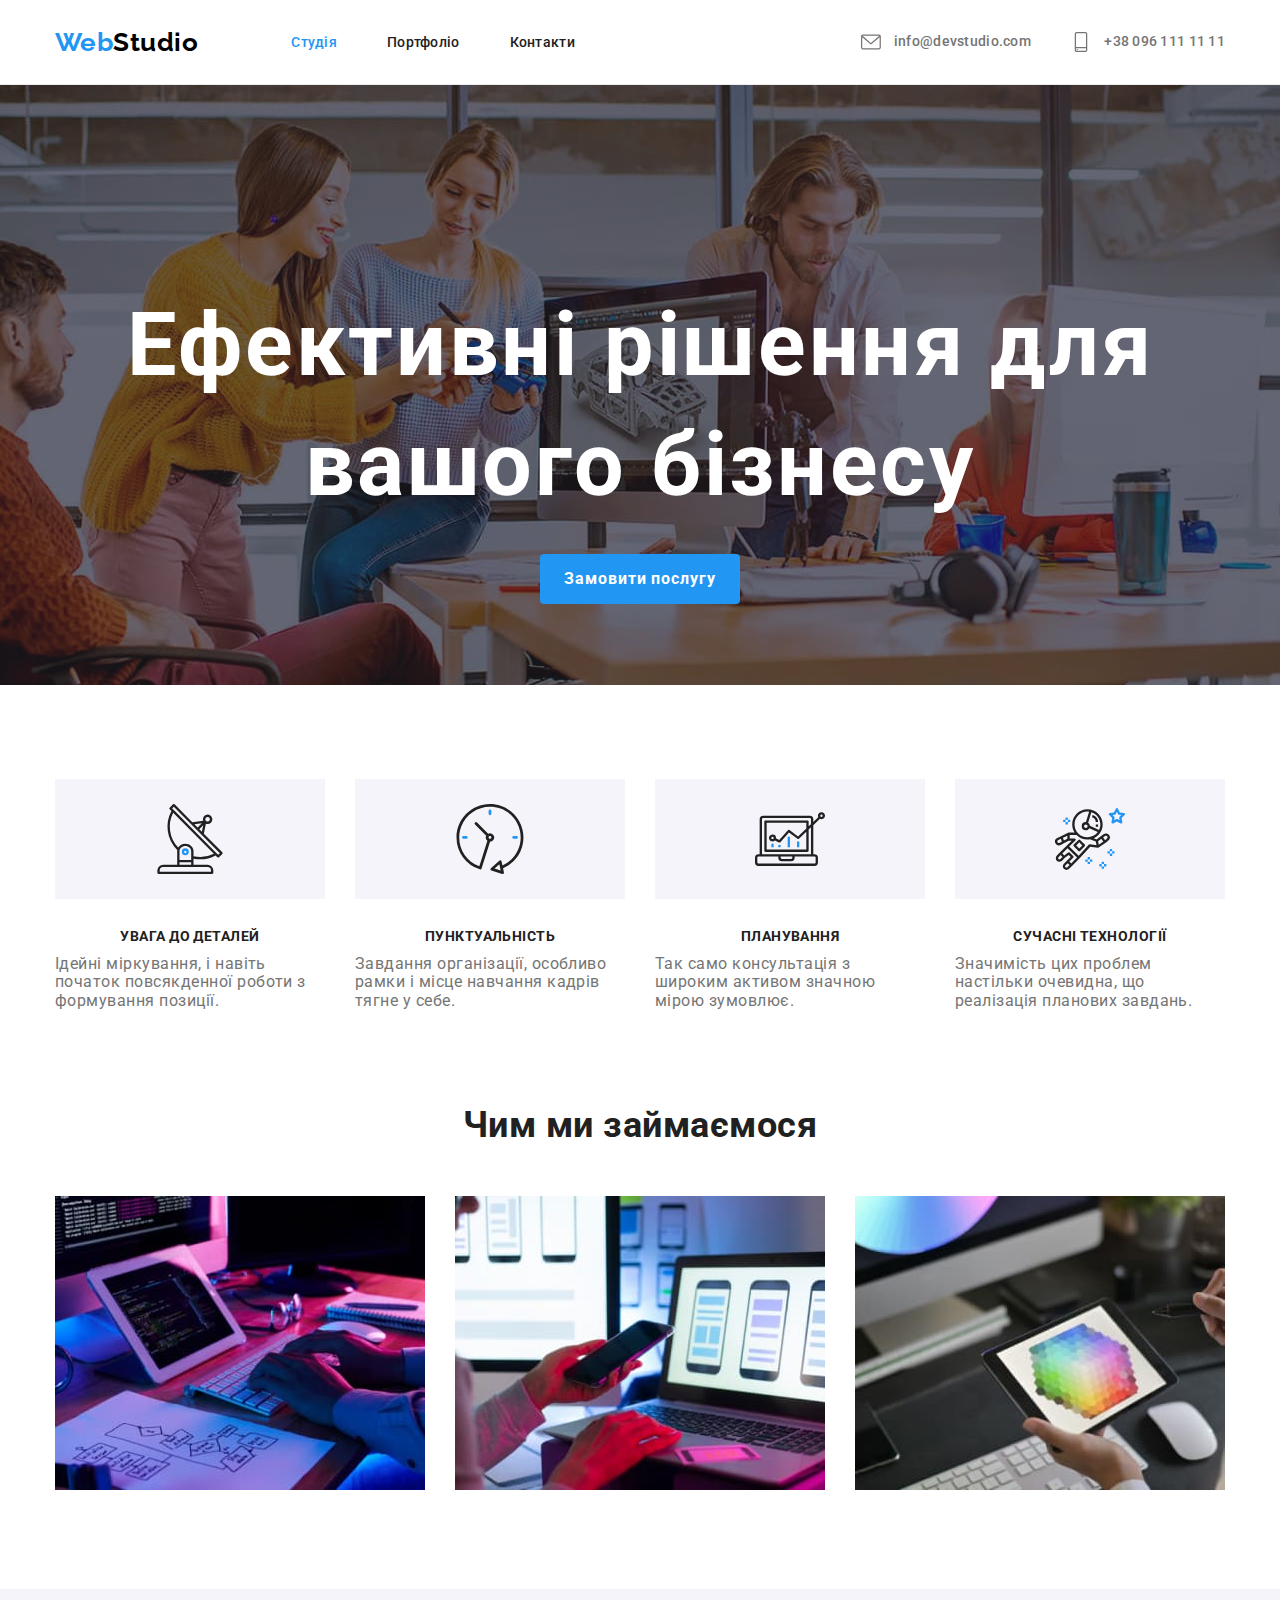
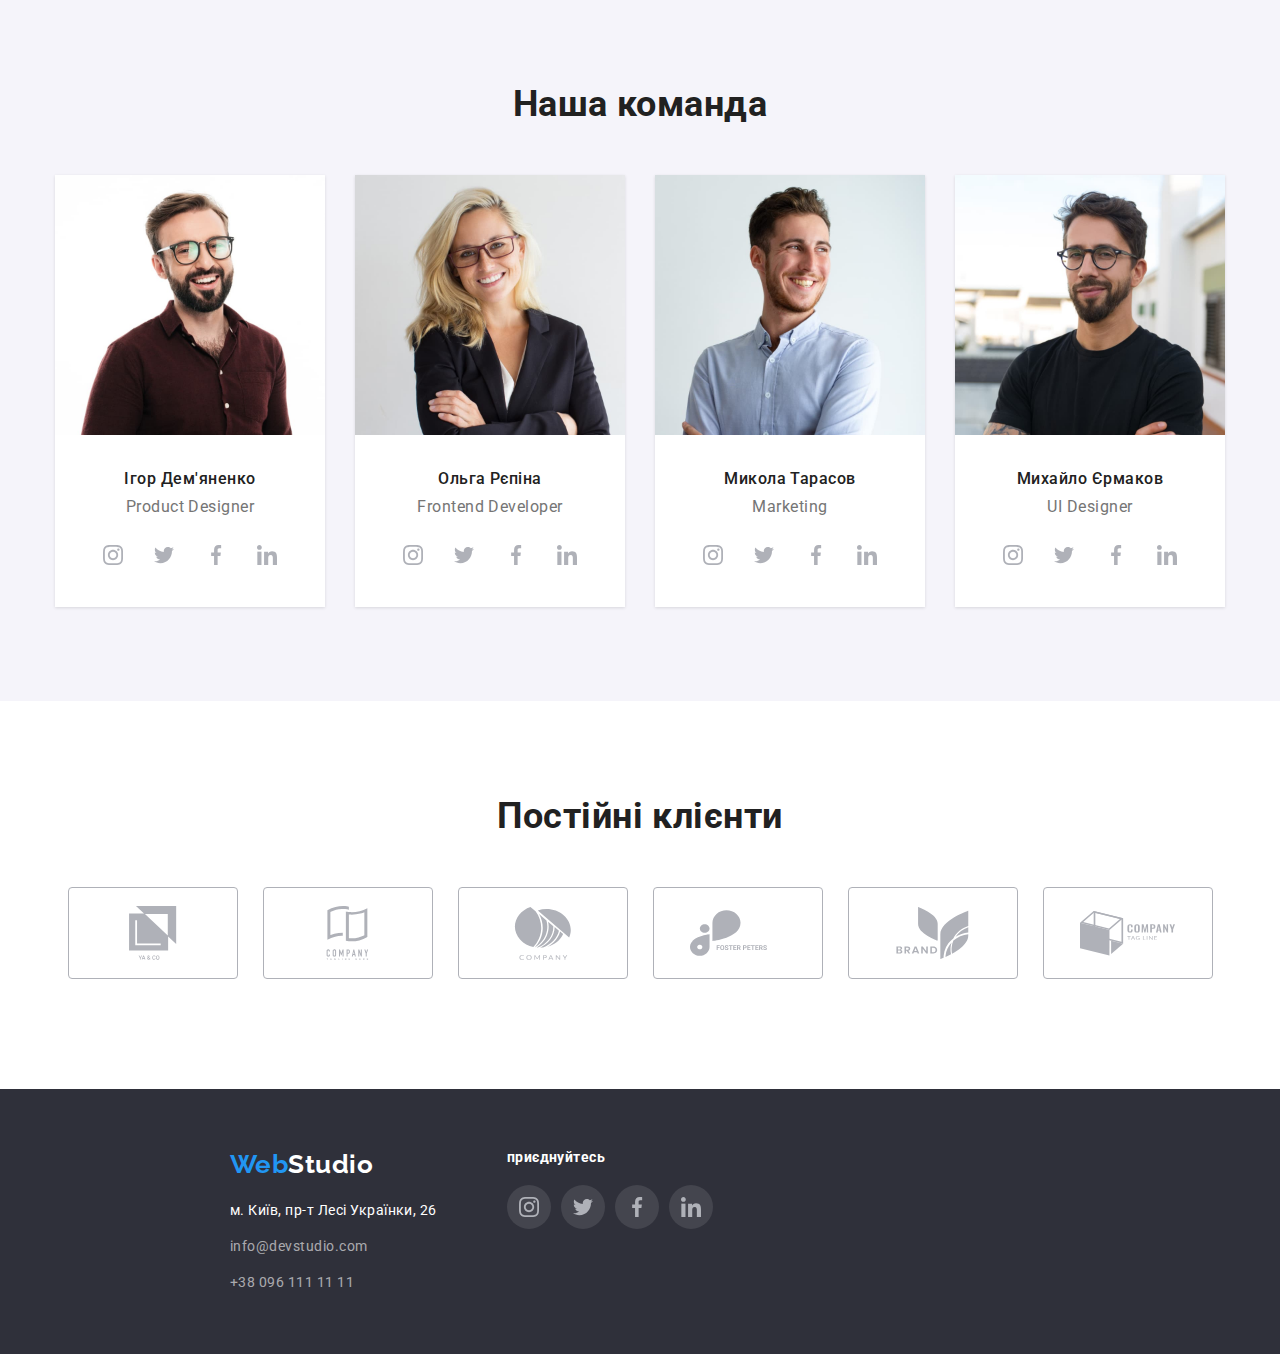
<file: index.html>
<!DOCTYPE html>
<html lang="uk">
  <head>
    <meta charset="UTF-8" />
    <meta name="viewport" content="width=device-width, initial-scale=1.0" />
    <title>home work 2</title>
    <link
      href="https://fonts.googleapis.com/css2?family=Raleway:wght@700&family=Roboto:wght@400;500;700;900&display=swap"
      rel="stylesheet"
    />
    <link
      rel="stylesheet"
      href="https://cdnjs.cloudflare.com/ajax/libs/modern-normalize/2.0.0/modern-normalize.min.css"
    />
    <link rel="stylesheet" href="./css/styles.css" />
  </head>
  <body>
    <header class="header">
      <div class="container">
        <nav class="site-nav">
          <a href="./index.html" lang="en" class="header-logo ref"
            ><span class="accent">Web</span>Studio</a
          >
          <ul class="nav-list">
            <li class="list item"><a href="./index.html" class="current-link ref">Студія</a></li>
            <li class="list item"><a href="./portfolio.html" class="link ref">Портфоліо</a></li>
            <li class="list item"><a href="" class="link ref">Контакти</a></li>
          </ul>
        </nav>
        <ul class="site-address">
          <li class="list item">
            <a href="mailto:example@mail.ua" class="address-link ref">
              <svg class="link-icon"><use href="./images/symbol-defs.svg#icon-envelope"></use></svg>
              info@devstudio.com
            </a>
          </li>
          <li class="list item">
            <a href="tel:+14251234563" class="address-link ref">
              <svg class="link-icon">
                <use href="./images/symbol-defs.svg#icon-smartphone"></use>
              </svg>
              +38 096 111 11 11
            </a>
          </li>
        </ul>
      </div>
    </header>
    <main>
      <section class="hero overlay">
        <div class="hero-title container">
          <h1>
            Ефективні рішення для<br />
            вашого бізнесу
          </h1>
          <button type="button" class="button">Замовити послугу</button>
        </div>
      </section>
      <section class="specifics">
        <div class="container section">
          <ul class="features-list">
            <li class="list item detail">
              <h3 class="title">УВАГА ДО ДЕТАЛЕЙ</h3>
              <p>Ідейні міркування, і навіть початок повсякденної роботи з формування позиції.</p>
            </li>
            <li class="list item punctuality">
              <h3 class="title">ПУНКТУАЛЬНІСТЬ</h3>
              <p>Завдання організації, особливо рамки і місце навчання кадрів тягне у себе.</p>
            </li>
            <li class="list item planning">
              <h3 class="title">ПЛАНУВАННЯ</h3>
              <p>Так само консультація з широким активом значною мірою зумовлює.</p>
            </li>
            <li class="list item technologies">
              <h3 class="title">СУЧАСНІ ТЕХНОЛОГІЇ</h3>
              <p>Значимість цих проблем настільки очевидна, що реалізація планових завдань.</p>
            </li>
          </ul>
          </div>
        </div>
      <section class="features">
        <div class="container section">
            <h2 class="title">Чим ми займаємося</h2>
          <div class="doing">
            <ul class="doing-list">
              <li class="list doing-item">
                <img src="./images/box_1.jpg" alt="робоче мычце за компютером" width="370" />
              </li>
              <li class="list doing-item">
                <img src="./images/box_2.jpg" alt="фото ноутбука" width="370" />
              </li>
              <li class="list doing-item">
                <img src="./images/box_3.jpg" alt="фото планшету" width="370" />
              </li>
            </ul>
        </div>
      </section>
        
      </section>
      <section class="team">
        <div class="container section">
          <h2 class="title">Наша команда</h2>
          <ul class="team-list">
            <li class="list item">
              <img src="./images/demianchenco.jpg" alt="фото людини" width="270" />
              <h3>Ігор Дем'яненко</h3>
              <p>Product Designer</p>
              <ul class="social-list">
                <li class="social-link list">
                  <a class="link" href="">  
                    <svg class="link-icon">
                      <use href="./images/symbol-defs.svg#icon-instagram"></use>
                    </svg>
                  </a>
                </li>
                <li class="social-link list">
                    <a class="link" href="">  
                      <svg class="link-icon">
                        <use href="./images/symbol-defs.svg#icon-twitter"></use>
                      </svg>
                    </a>
                <li class="social-link list">
                    <a class="link" href="">  
                        <svg class="link-icon">
                        <use href="./images/symbol-defs.svg#icon-facebook"></use>
                        </svg>
                    </a>
                </li>
                <li class="social-link list">
                    <a class="link" href="">  
                        <svg class="link-icon">
                        <use href="./images/symbol-defs.svg#icon-linkedin"></use>
                        </svg>
                    </a>
                </li>
              </ul>
            </li>
            <li class="list item">
              <img src="./images/repina.jpg" alt="фото людини" width="270" />
              <h3>Ольга Рєпіна</h3>
              <p>Frontend Developer</p>
              <ul class="social-list">
                <li class="social-link list">
                  <a class="link" href="">  
                    <svg class="link-icon">
                      <use href="./images/symbol-defs.svg#icon-instagram"></use>
                    </svg>
                  </a>
                </li>
                <li class="social-link list">
                    <a class="link" href="">  
                      <svg class="link-icon">
                        <use href="./images/symbol-defs.svg#icon-twitter"></use>
                      </svg>
                    </a>
                <li class="social-link list">
                    <a class="link" href="">  
                        <svg class="link-icon">
                        <use href="./images/symbol-defs.svg#icon-facebook"></use>
                        </svg>
                    </a>
                </li>
                <li class="social-link list">
                    <a class="link" href="">  
                        <svg class="link-icon">
                        <use href="./images/symbol-defs.svg#icon-linkedin"></use>
                        </svg>
                    </a>
                </li>
              </ul>
            </li>
            <li class="list item">
              <img src="./images/tarasov.jpg" alt="фото людини" width="270" />
              <h3>Микола Тарасов</h3>
              <p>Marketing</p>
              <ul class="social-list">
                <li class="social-link list">
                  <a class="link" href="">  
                    <svg class="link-icon">
                      <use href="./images/symbol-defs.svg#icon-instagram"></use>
                    </svg>
                  </a>
                </li>
                <li class="social-link list">
                    <a class="link" href="">  
                      <svg class="link-icon">
                        <use href="./images/symbol-defs.svg#icon-twitter"></use>
                      </svg>
                    </a>
                <li class="social-link list">
                    <a class="link" href="">  
                        <svg class="link-icon">
                        <use href="./images/symbol-defs.svg#icon-facebook"></use>
                        </svg>
                    </a>
                </li>
                <li class="social-link list">
                    <a class="link" href="">  
                        <svg class="link-icon">
                        <use href="./images/symbol-defs.svg#icon-linkedin"></use>
                        </svg>
                    </a>
                </li>
              </ul>
            </li>
            <li class="list item">
              <img src="./images/ermakov.jpg" alt="фото людини" width="270" />
              <h3>Михайло Єрмаков</h3>
              <p>UI Designer</p>
              <ul class="social-list">
                <li class="social-link list">
                  <a class="link" href="">  
                    <svg class="link-icon">
                      <use href="./images/symbol-defs.svg#icon-instagram"></use>
                    </svg>
                  </a>
                </li>
                <li class="social-link list">
                    <a class="link" href="">  
                      <svg class="link-icon">
                        <use href="./images/symbol-defs.svg#icon-twitter"></use>
                      </svg>
                    </a>
                <li class="social-link list">
                    <a class="link" href="">  
                        <svg class="link-icon">
                        <use href="./images/symbol-defs.svg#icon-facebook"></use>
                        </svg>
                    </a>
                </li>
                <li class="social-link list">
                    <a class="link" href="">  
                        <svg class="link-icon">
                        <use href="./images/symbol-defs.svg#icon-linkedin"></use>
                        </svg>
                    </a>
                </li>
              </ul>
            </li>
          </ul>
        </div>
      </section>
      <section class="clients">
        <div class="container section">
          <h2 class="title">Постійні клієнти</h2>
          <ul class="clients-list">
            <li class="client list">
              <div class="box">
                <svg class="client-icon">
                  <use href="./images/symbol-defs.svg#icon-client_1"></use>
                </svg>
              </div>
            </li>
            <li class="client list">
              <div class="box">
                <svg class="client-icon">
                  <use href="./images/symbol-defs.svg#icon-client_2"></use>
                </svg>
              </div>
            </li>
            <li class="client list">
              <div class="box">
                <svg class="client-icon">
                  <use href="./images/symbol-defs.svg#icon-client_3"></use>
                </svg>
              </div>
            </li>
            <li class="client list">
              <div class="box">
                <svg class="client-icon">
                  <use href="./images/symbol-defs.svg#icon-client_4"></use>
                </svg>
              </div>
            </li>
            <li class="client list">
              <div class="box">
                <svg class="client-icon">
                  <use href="./images/symbol-defs.svg#icon-client_5"></use>
                </svg>
              </div>
            </li>
            <li class="client list">
              <div class="box">
                <svg class="client-icon">
                  <use href="./images/symbol-defs.svg#icon-client_6"></use>
                </svg>
              </div>
            </li>
          </ul>
        </div>
      </section>
    </main>
    <footer class="footer">
      <div class="container footer-container">
        <div>
          <a href="./index.html" lang="en" class="footer-logo ref"
            ><span class="accent">Web</span>Studio</a
          >
          <address class="address">
            <ul class="address-list">
              <li class="list item">м. Київ, пр-т Лесі Українки, 26</li>
              <li class="list item">
                <a href="mailto:info@devstudio.com" class="link ref">info@devstudio.com</a>
              </li>
              <li class="list item">
                <a href="tel:+380961111111" class="link ref">+38 096 111 11 11</a>
              </li>
            </ul>
          </address>
        </div>
        <div class="connetion-links">
          <p class="title">приєднуйтесь</p>
          <ul class="social-links">
            <li class="social-link list">
              <a class="link" href="">  
                <svg class="link-icon">
                  <use href="./images/symbol-defs.svg#icon-instagram"></use>
                </svg>
              </a>
            </li>
            <li class="social-link list">
                <a class="link" href="">  
                  <svg class="link-icon">
                    <use href="./images/symbol-defs.svg#icon-twitter"></use>
                  </svg>
                </a>
            <li class="social-link list">
                <a class="link" href="">  
                    <svg class="link-icon">
                    <use href="./images/symbol-defs.svg#icon-facebook"></use>
                    </svg>
                </a>
            </li>
            <li class="social-link list">
                <a class="link" href="">  
                    <svg class="link-icon">
                    <use href="./images/symbol-defs.svg#icon-linkedin"></use>
                    </svg>
                </a>
            </li>
          </ul>
        </li>
      </ul>
        </div>
      </div>
    </footer>
  </body>
</html>
</file>
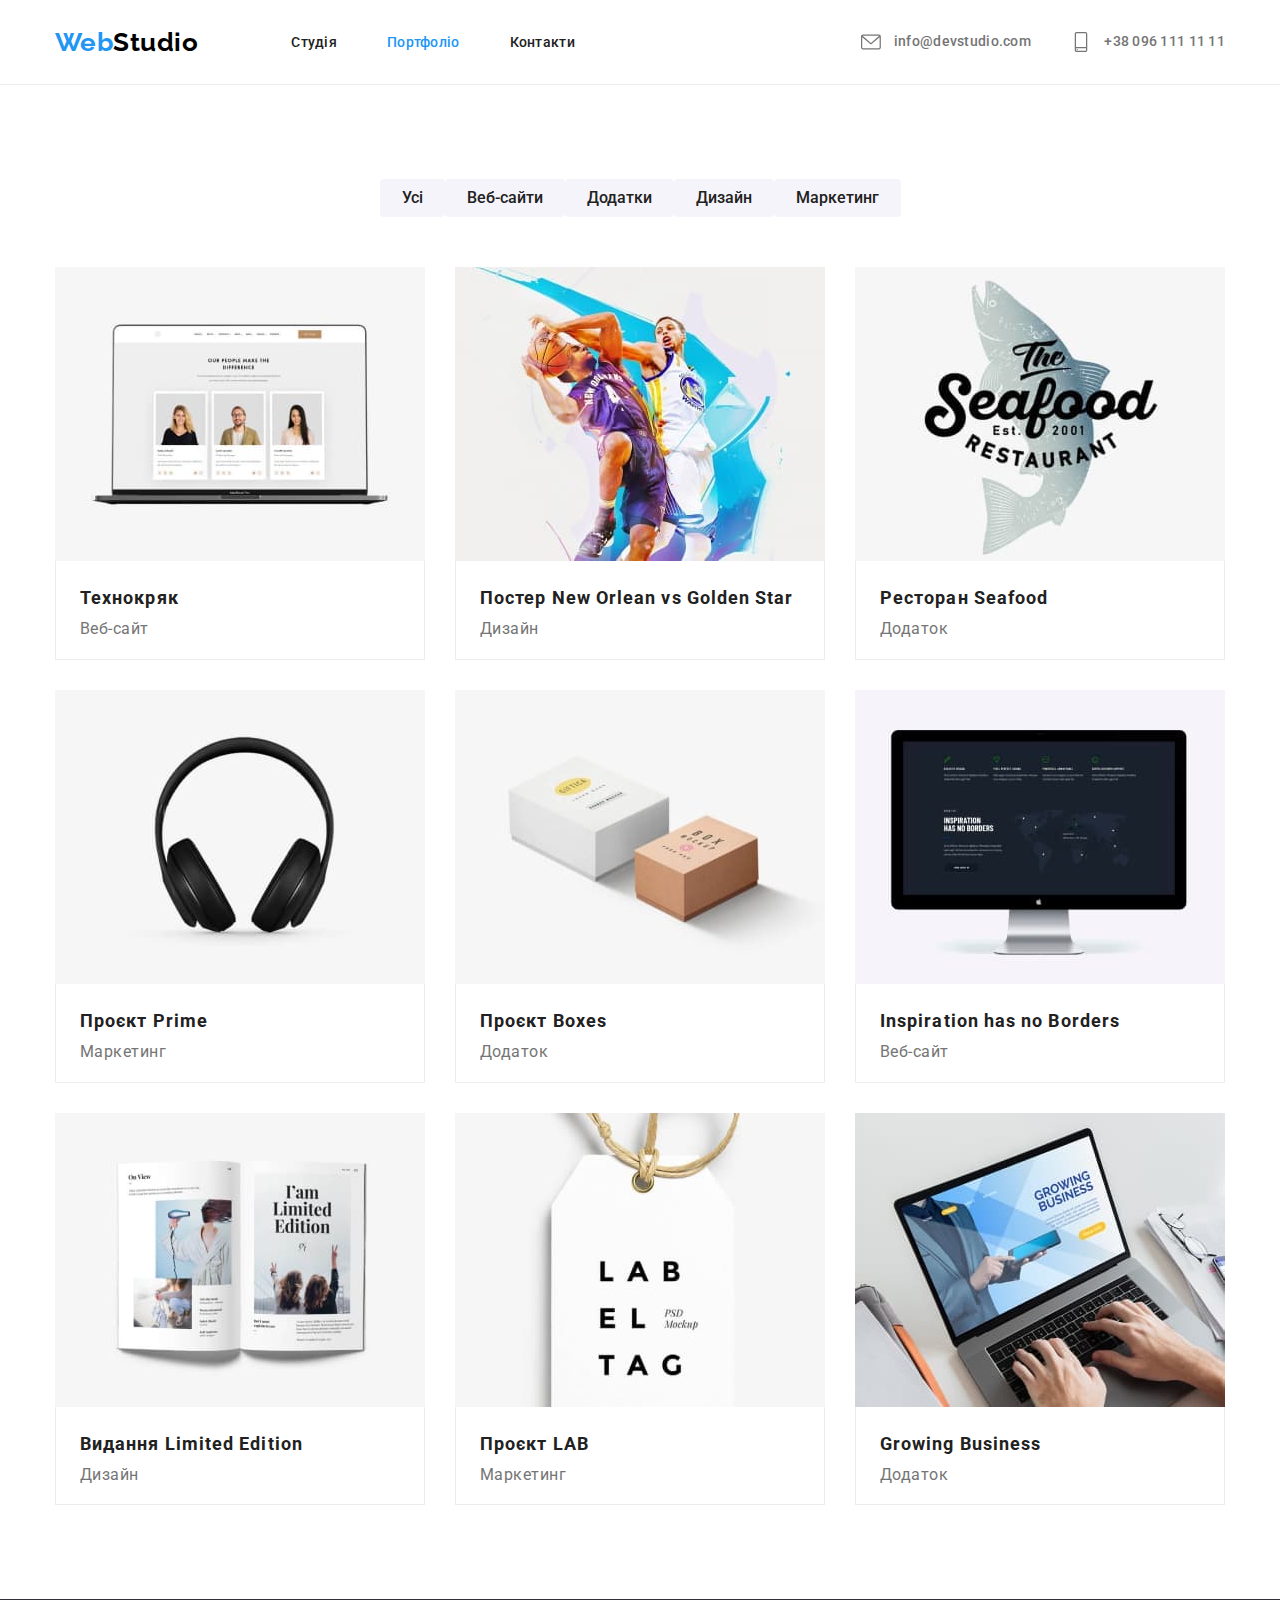
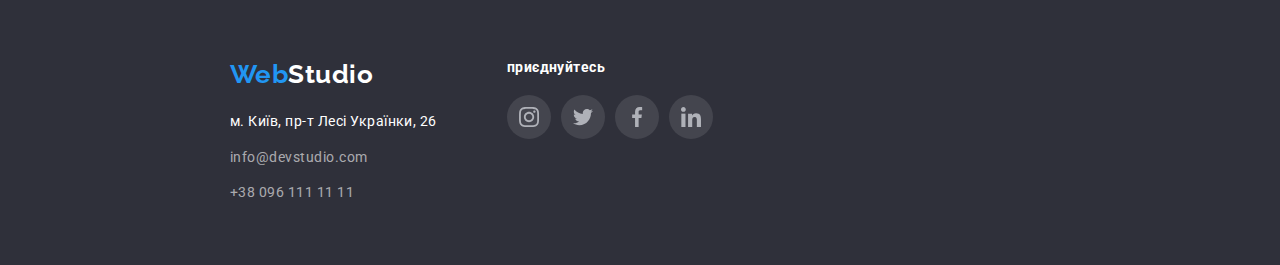
<file: portfolio.html>
<!DOCTYPE html>
<html lang="uk">
  <head>
    <meta charset="UTF-8" />
    <meta name="viewport" content="width=device-width, initial-scale=1.0" />
    <title>home work 2</title>
    <link href="https://fonts.googleapis.com/css2?family=Raleway:wght@700&family=Roboto:wght@400;500;700;900&display=swap" rel="stylesheet">
    <link rel="stylesheet" href="https://cdnjs.cloudflare.com/ajax/libs/modern-normalize/2.0.0/modern-normalize.min.css">
    <link rel="stylesheet" href="./css/styles.css" />
  </head>
  <body>
    <header class="header">
        <div class="container">
          <nav class="site-nav">
            <a href="./index.html" lang="en" class="header-logo ref"
              ><span class="accent">Web</span>Studio</a
            >
            <ul class="nav-list">
              <li class="list item"><a href="./index.html" class="link ref">Студія</a></li>
              <li class="list item"><a href="./portfolio.html" class="current-link ref">Портфоліо</a></li>
              <li class="list item"><a href="" class="link ref">Контакти</a></li>
            </ul>
          </nav>
          <ul class="site-address">
            <li class="list item">
              <a href="mailto:example@mail.ua" class="address-link ref">
                <svg class="link-icon"><use href="./images/symbol-defs.svg#icon-envelope"></use></svg>
                info@devstudio.com
              </a>
            </li>
            <li class="list item">
              <a href="tel:+14251234563" class="address-link ref">
                <svg class="link-icon">
                  <use href="./images/symbol-defs.svg#icon-smartphone"></use>
                </svg>
                +38 096 111 11 11
              </a>
            </li>
          </ul>
        </div>
      </header>
  <main>
        <section class="examples section">
            <div class="container">
            <h1>Портфоліо</h1> 
            <ul class="buttons">
                <!-- hover need -->
                <li class="list item"><button type="button" class="button">Усі</button></li>
                <li class="list item"><button type="button" class="button">Веб-сайти</button></li>
                <li class="list item"><button type="button" class="button">Додатки</button></li>
                <li class="list item"><button type="button" class="button">Дизайн</button></li>
                <li class="list item"><button type="button" class="button">Маркетинг</button></li>
            </ul>
            <ul class="projects">
                <li class="list items">
                    <img src="./images/web_saite.jpg" alt="сайт на екрані ноутбуку" width=370>
                    <div class="box">
                        <h2 class="title">Технокряк</h2>
                        <p>Веб-сайт</p>
                    </div>
                </li>
                <li class="list items">
                    <img src="./images/design.jpg" alt="2 баскетболіта" width=370>
                    <div class="box">
                        <h2 class="title">Постер New Orlean vs Golden Star</h2>
                        <p>Дизайн</p>
                    </div>
                </li>
                <li class="list items">
                    <img src="./images/application.jpg" alt="логотип рибного ресторану" width=370>
                    <div class="box">
                        <h2 class="title">Ресторан Seafood</h2>
                        <p>Додаток</p>
                    </div>
                </li>
                <li class="list items">
                    <img src="./images/headphones.jpg" alt="навушники" width=370>
                    <div class="box">
                        <h2 class="title">Проєкт Prime</h2>
                        <p>Маркетинг</p>
                    </div>
                </li>
                <li class="list items">
                    <img src="./images/boxes.jpg" alt="дві коробки" width=370>
                    <div class="box">
                        <h2 class="title">Проєкт Boxes</h2>
                        <p>Додаток</p>
                    </div>
                </li>
                <li class="list items">
                    <img src="./images/monitor.jpg" alt="монітор" width=370>
                    <div class="box">
                        <h2 class="title">Inspiration has no Borders</h2>
                        <p>Веб-сайт</p>
                    </div>
                </li>
                <li class="list items">
                    <img src="./images/book.jpg" alt="книжка" width=370>
                    <div class="box">
                        <h2 class="title">Видання Limited Edition</h2>
                        <p>Дизайн</p>
                    </div>
                </li>
                <li class="list items">
                    <img src="./images/lab.jpg" alt="бірка" width=370>
                    <div class="box">
                        <h2 class="title">Проєкт LAB</h2>
                        <p>Маркетинг</p>
                    </div>
                </li>
                <li class="list items">
                    <img src="./images/notebook.jpg" alt="ноутбук" width=370>
                    <div class="box">
                        <h2 class="title">Growing Business</h2>
                        <p>Додаток</p>
                    </div>
                </li class="list">
            </ul>
          </div>      
        </section>
    </main>
    <footer class="footer">
        <div class="container footer-container">
          <div>
            <a href="./index.html" lang="en" class="footer-logo ref"
              ><span class="accent">Web</span>Studio</a
            >
            <address class="address">
              <ul class="address-list">
                <li class="list item">м. Київ, пр-т Лесі Українки, 26</li>
                <li class="list item">
                  <a href="mailto:info@devstudio.com" class="link ref">info@devstudio.com</a>
                </li>
                <li class="list item">
                  <a href="tel:+380961111111" class="link ref">+38 096 111 11 11</a>
                </li>
              </ul>
            </address>
          </div>
          <div class="connetion-links">
            <p class="title">приєднуйтесь</p>
            <ul class="social-links">
              <li class="social-link list">
                <a class="link" href="">  
                  <svg class="link-icon">
                    <use href="./images/symbol-defs.svg#icon-instagram"></use>
                  </svg>
                </a>
              </li>
              <li class="social-link list">
                  <a class="link" href="">  
                    <svg class="link-icon">
                      <use href="./images/symbol-defs.svg#icon-twitter"></use>
                    </svg>
                  </a>
              <li class="social-link list">
                  <a class="link" href="">  
                      <svg class="link-icon">
                      <use href="./images/symbol-defs.svg#icon-facebook"></use>
                      </svg>
                  </a>
              </li>
              <li class="social-link list">
                  <a class="link" href="">  
                      <svg class="link-icon">
                      <use href="./images/symbol-defs.svg#icon-linkedin"></use>
                      </svg>
                  </a>
              </li>
            </ul>
          </li>
        </ul>
          </div>
        </div>
      </footer>
  </body>
</html>
</file>
<file: css/styles.css>
/* колір Заголовків #212121; */
/* колір тексту #757575; */
/* додатковий колір тексту #FFFFFF; */
/* колір акценту #2196F3; */

/* колір бекграунду #FFFFFF; */
/* додатковий колір бекграунду #F5F4FA; */
/* колір  хедер/футер #2F303A; */

:root {
  --title-text-color: #212121;
  --text-color: #757575;
  --accent-color: #2196f3;
  --white-text-color: #ffffff;

  --background-color: #ffffff;
  --background-grey-color: #f5f4fa;
  --background-dark-color: #2f303a;
}

.list {
  list-style: none;
}

.ref {
  text-decoration: none;
}

body {
  color: var(--text-color);
  font-family: Roboto, sans-serif;
  font-weight: 400;
  letter-spacing: 0.03em;
}

/* -------Common------- */

.container {
  width: 1200px;
  padding-left: 15px;
  padding-right: 15px;
  margin: auto;
}
.section {
  padding-top: 94px;
  padding-bottom: 94px;
}

.accent {
  color: var(--accent-color);
}

.title {
  color: var(--title-text-color);
  font-weight: 700;
  font-size: 36px;
  line-height: 1.17;
}

/* -------Header------- */

.header {
  border-bottom: 1px solid #ececec;
}

.header .container {
  display: flex;
  justify-content: space-between;
}

.header-logo {
  margin-right: 93px;
  color: #000000;
  font-family: Raleway, sans-serif;
  font-weight: 700;
  font-size: 26px;
  line-height: 1.17;
}

.site-nav {
  display: flex;
  align-items: center;
}

.header .nav-list {
  display: flex;
  margin-top: 0px;
  margin-bottom: 0px;
  padding-left: 0px;
}

.header .nav-list .item:not(:last-child) {
  margin-right: 50px;
}

.header .link,
.header .current-link,
.header .address-link {
  display: block;
  padding-top: 32px;
  padding-bottom: 32px;
}

.header .site-address {
  display: flex;
  margin-top: 0px;
  margin-bottom: 0px;
  padding-left: 0px;
  align-items: center;

}

.header .site-address .item:not(:last-child) {
  margin-right: 40px;
}


.address-link {
  color: var(--text-color);
  font-weight: 500;
  font-size: 14px;
  line-height: 1.17;
  letter-spacing: 0.02em;
}

.site-nav .link {
    color: var(--title-text-color);
    font-weight: 500;
    font-size: 14px;
    line-height: 1.17;
    letter-spacing: 0.02em;
  }

.link-icon {
  vertical-align: middle;
}

.site-nav .current-link {
  color: var(--accent-color);
  font-weight: 500;
  font-size: 14px;
  line-height: 1.17;
  letter-spacing: 0.02em;
}

.header .site-address .contact {
  display: flex;
  justify-content: center;
  align-items: center;
  font-size: 14px;
  font-weight: 500;
  line-height: 16px;
  letter-spacing: 0.02em;
  text-align: left;
  color: #757575;
}

.header .site-address .link-icon {
  margin-right: 10px;
  fill: currentColor;
}

.site-nav .link:hover,
.site-nav .link:focus,
.address-link:hover,
.address-link:focus {
  color: var(--accent-color);
}

/* -------Footer------- */

footer {
  background-color: var(--background-dark-color);
  padding-top: 60px;
  padding-bottom: 60px;
  padding-left: 215px;
}

.footer-logo {
  display: block;
  /* padding-top: 60px;
  padding-bottom: 28px; */
  margin-bottom: 20px;
  color: var(--white-text-color);
  font-family: Raleway, sans-serif;
  font-weight: 700;
  font-size: 26px;
  line-height: 1.17;
}

.address {
  /* padding-bottom: 60px; */
  color: var(--white-text-color);
  font-style: normal;
  font-weight: 400;
  font-size: 14px;
  line-height: 1.7;
}

.address .address-list {
  padding: 0px;
  margin-top: 0px;
  margin-bottom: 0px;
  /* margin-bottom: 60px; */
}

.address .address-list .item:not(:last-child) {
  margin-bottom: 12px;
}

.address .link {
  color: rgba(255, 255, 255, 0.6);
}

.address .link:hover,
.address .link:focus {
  color: var(--accent-color);
}

.footer-container {
  display: flex;
}

.footer .connetion-links {
  /* margin-top: 72px; */
  margin-left: 70px;
}

.footer .title {
  margin-top: 0px;
  margin-bottom: 20px;
  padding: 0px;
  font-size: 14px;
  font-weight: 700;
  line-height: 16px;
  letter-spacing: 0.03em;
  color: var(--white-text-color);
}

.footer .social-links {
  display: flex;
  justify-content: space-between;
  padding-left: 0px;
  margin: 0px;
}

.footer .connection-link {
  width: 44px;
  height: 44px;

}

.social-link .link {
    width: 100%; 
    height: 100%; 
    display: flex;  
    border-radius: 50%;
    justify-content: center;
    align-items: center;
    background-color: #ffffff1a;
    fill: #afb1b8;
  }
  

.footer .social-link:not(:last-child) {
  margin-right: 10px;
}

.footer .link-icon {
    width: 20px;
    height: 20px;
  }




.footer .connection-link:hover {
  background-color: var(--accent-color);
  fill: white;
}

/* -------Main Index--------- */

.hero {
  color: var(--white-text-color);
  background-color: var(--background-dark-color);
  font-weight: 900;
  font-size: 44px;
  line-height: 1.36;
  letter-spacing: 0.06em;
  text-align: center;
}

.overlay {
  height: 600px;
  max-width: 1600px;
  margin-left: auto;
  margin-right: auto;
  background-repeat: no-repeat;
  background-size: cover;
  background-position: center;
  background-image: linear-gradient(to right, rgba(47, 48, 58, 0.4), rgba(47, 48, 58, 0.4)),
    url('../images/head.jpg');
  background-color: var(--background-dark-color);
  background-repeat: no-repeat;
  background-size: cover;
  background-position: center;
}

.hero h1 {
  margin-top: 0px;
  margin-bottom: 0px;
}
.hero .hero-title {
  padding-top: 200px;
}

.hero .button {
  min-width: 200px;
  min-height: 50px;
  border-radius: 4px;
  margin-top: 30px;
  margin-bottom: 200px;
  color: var(--white-text-color);
  background-color: var(--accent-color);
  cursor: pointer;
  font-weight: 700;
  font-size: 16px;
  line-height: 1.88;
  letter-spacing: 0.06em;
  text-align: center;
  border: none;
}

/* specifics section */


.specifics > .container .title {
    margin-top: 30px;
    margin-bottom: 10px;
    color: var(--title-text-color);
    font-weight: 700;
    font-size: 36px;
    line-height: 1.17;
    text-align: center;
  }

.specifics .features-list {
    display: flex;
    padding-left: 0px;
    margin: 0px;
  }

  

.specifics .item {
    width: calc((100% - 90px) / 4);
    margin-right: 30px;
    margin-bottom: 0px;
    border-radius: 4px;
  }
  
.specifics .item::before {
    display: block;
    content: '';
    height: 120px;
    background-position: center;
    background-repeat: no-repeat;
    background-color: var(--background-grey-color);
  }
  
  .detail::before {
    background-image: url('../images/antenna.svg');
  }
  
  .punctuality::before {
    background-image: url('../images/clock.svg');
  }
  
  .planning::before {
    background-image: url('../images/diagram.svg');
  }
  
  .technologies::before {
    background-image: url('../images/astronaut.svg');
  }
  
.specifics .item:nth-child(4n) {
    margin-right: 0px;
  }
  
.specifics .features-list .title {
    color: var(--title-text-color);
    font-weight: 700;
    font-size: 14px;
    line-height: 1.14;
    text-align: center;
  }
  
.specifics .features-list p {
    margin-top: 10px;
    margin-bottom: 0px;
  }
  
.specifics .doing .doing-list {
    display: flex;
    padding-left: 0px;
    margin-top: 0px;
    margin-bottom: 0px;
  }

/* Feautures section */

.features .container {
    padding-top: 0px;
}

.features > .container .title {
  margin-top: 0px;
  margin-bottom: 50px;
  color: var(--title-text-color);
  font-weight: 700;
  font-size: 36px;
  line-height: 1.17;
  text-align: center;
}

.features h2, .features h3 {
  margin-top: 0px;
  margin-bottom: 0px;
}



.features .doing-item:not(:last-child) {
  display: block;
  margin-right: 30px;
}

/* TEAM section */


.team {
  background-color: var(--background-grey-color);
}

.team .title {
  text-align: center;
  margin-bottom: 50px;
}

.team h2 {
  margin-top: 0px;
  margin-bottom: 0px;
}

.team h3 {
  color: var(--title-text-color);
  font-weight: 500;
  font-size: 16px;
  line-height: 1.19;
}

.team .team-list {
  display: flex;
  margin: 0px;
  padding: 0px;
}

.team .team-list .item{
    background-color: var(--white-text-color);
    border-radius: 0px, 0px, 4px, 4px;
    box-shadow: 0px 2px 1px 0px #00000033;
    box-shadow: 0px 1px 1px 0px #00000024;
    box-shadow: 0px 1px 3px 0px #0000001F;

  }

.team .team-list .item:not(:last-child) {
  margin-right: 30px;
}

.team-list img {
    margin-bottom: 30px;
}

.team .team-list h3 {
  margin-top: 0px;
  margin-bottom: 10px;
  text-align: center;
}

.team .team-list p {
  margin-top: 0px;
  margin-bottom: 16px;
  text-align: center;
}

.social-list {
  display: flex;
  justify-content: space-around;
  padding: 0px;
  margin-bottom: 30px;
  margin-left: 32px;
  margin-right: 32px;
}

.social-link {
  /* display: flex; */
  width: 44px;
  height: 44px;
  
}

.social-link .link {
  width: 100%; 
  height: 100%; 
  display: flex;  
  border-radius: 50%;
  justify-content: center;
  align-items: center;
  fill: #afb1b8;
}

.link-icon {
  width: 20px;
  height: 20px;
}

.social-link .link:hover {
  background-color: var(--accent-color);
  fill: white;
}

/* ----------Clients---------- */

.clients {
  text-align: center;
}

.clients .title {
  margin-top: 0px;
  margin-bottom: 50px;
}

.team h2 {
  margin-top: 0px;
  margin-bottom: 0px;
}

.clients-list {
  display: flex;
  padding-left: 0px;
  justify-content: space-around;
}

.client {
  display: flex;
  width: 170px;
  height: 92px;
  border-radius: 4px;
  border: 1px solid #afb1b8;
  justify-content: center;
  align-items: center;
  color: #afb1b8;
}

.client .box {
  width: 106px;
  height: 60px;
  display: flex;
  justify-content: center;
  align-items: center;
}

.client-icon {
  width: 90%;
  height: 90%;
  fill: currentColor
}

.client:hover,
.client:focus {
    color: var(--accent-color);
    border-color: var(--accent-color);
  }

/* -------Main Portfolio--------- */
.button {
  padding: 6px 22px;
  border-radius: 4px;
  color: var(--title-text-color);
  background-color: var(--background-grey-color);
  cursor: pointer;
  font-weight: 500;
  font-size: 16px;
  line-height: 1.63;
  border: 0px;
}

.button:hover {
  color: var(--white-text-color);
  background-color: var(--accent-color);
  font-weight: 500;
  font-size: 16px;
  line-height: 1.63;
}

.examples h1 {
  display: none;
}

.examples .title {
  color: var(--title-text-color);
  font-weight: 700;
  font-size: 18px;
  line-height: 2;
  letter-spacing: 0.06em;
  text-align: left;
  
}


.examples .buttons {
  display: flex;
  justify-content: center;
  align-items: flex-start;
  margin-top: 0px;
  margin-bottom: 50px;
  padding-left: 0px;
  
}

.examples > .buttons .item:not(:last-child) {
  margin-right: 8px;
}

.examples .projects {
  display: flex;
  flex-wrap: wrap;
  padding-left: 0px;
  margin: 0px;
}

.examples  .projects .items {
  width: calc((100% - 60px) / 3);
  margin-right: 30px;
  margin-bottom: 30px;
}

.examples .projects .items:nth-child(3n) {
  margin-right: 0px;
}

.examples .projects .items:nth-last-child(-n + 3) {
  margin-bottom: 0px;
}

.examples .projects .title {
  margin-top: 0px;
  margin-bottom: 0px;
}

.examples .projects p {
  margin-top: 4px;
  margin-bottom: 0px;
}

.examples .projects .box {
  padding: 20px 24px;
  border-left: 1px solid #ececec;
  border-right: 1px solid #ececec;
  border-bottom: 1px solid #ececec;
  border-top: 1px solid #ececec;
  align-items: center;
  margin-top: -6px;
}
</file>
